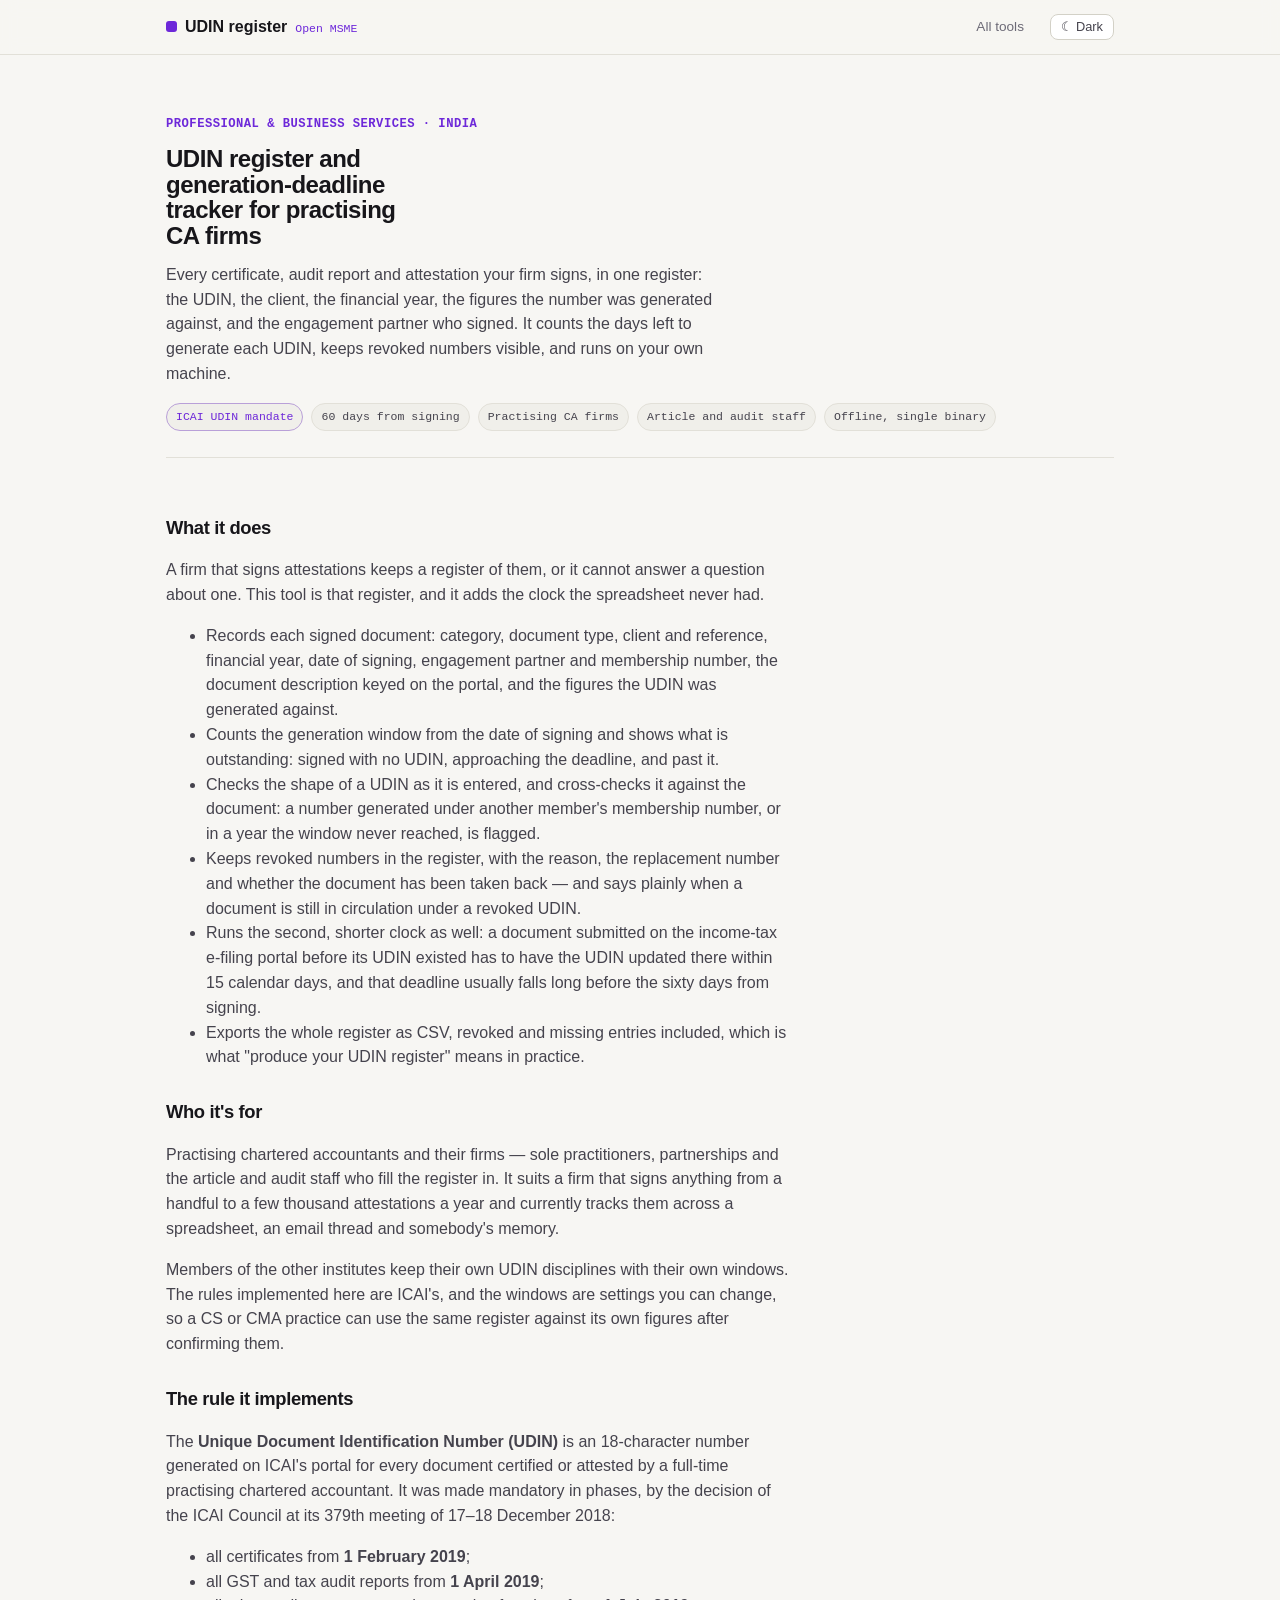
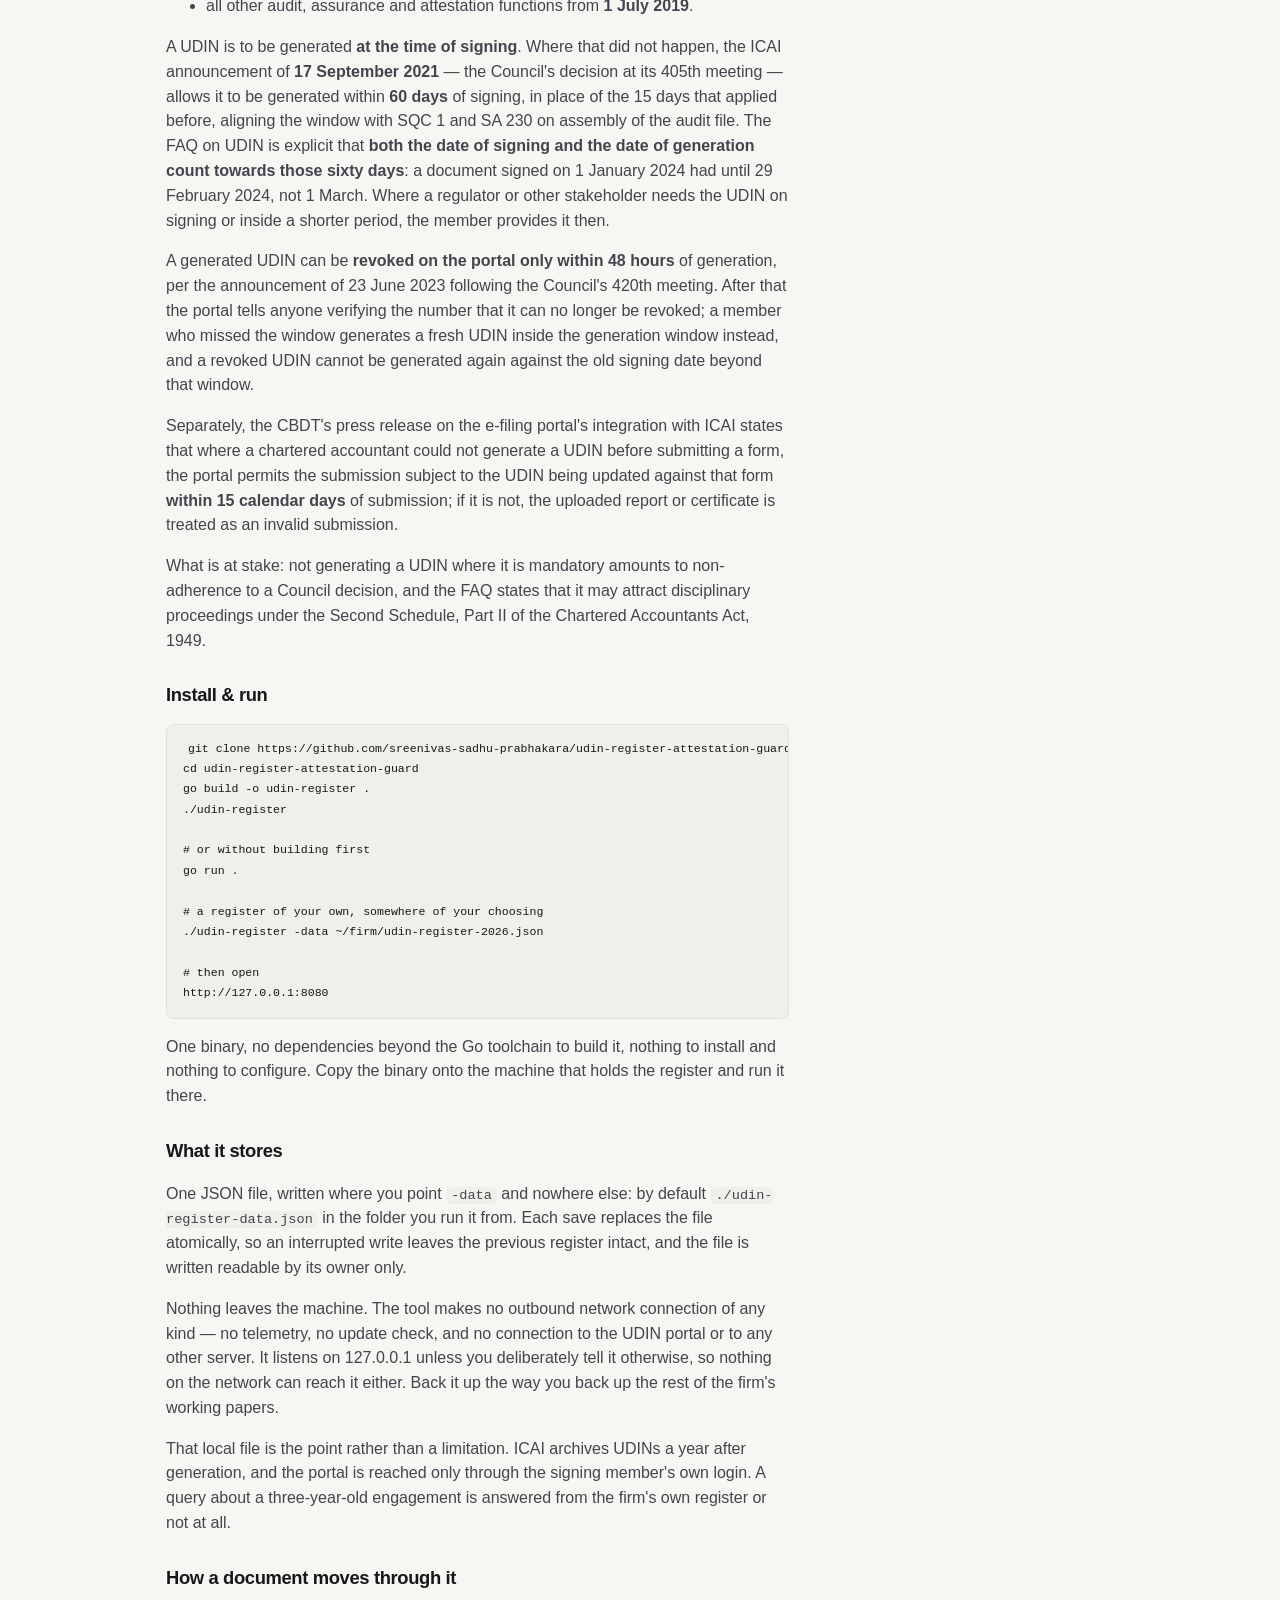
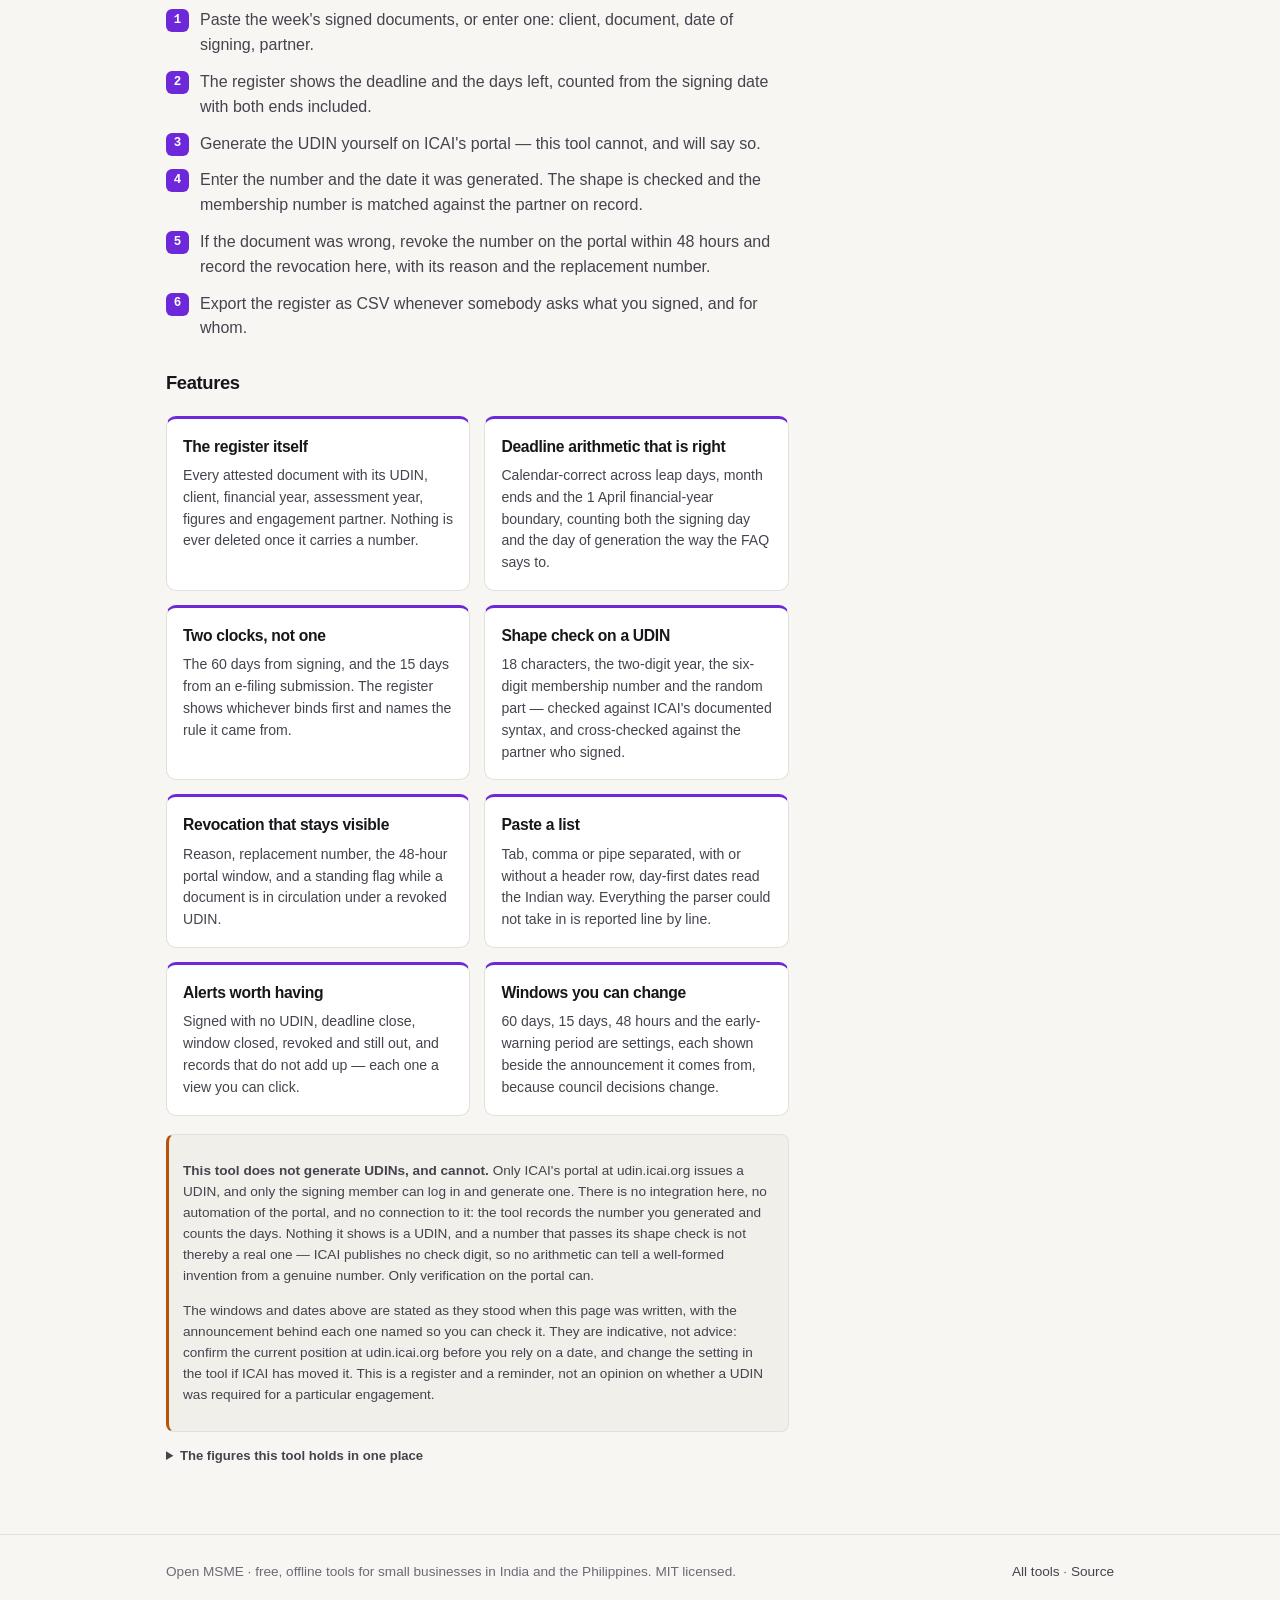
<file: docs/index.html>
<!doctype html>
<html lang="en">
<head>
<meta charset="utf-8">
<meta name="viewport" content="width=device-width, initial-scale=1">
<meta http-equiv="Content-Security-Policy" content="default-src 'self'; base-uri 'self'; img-src 'self' data:; style-src 'self'; script-src 'self'; font-src 'self'; form-action 'self'">
<title>UDIN register and attestation guard · Open MSME</title>
<meta name="description" content="A free, offline register of every attested document for a practising CA firm: UDIN, client, financial year, figures, engagement partner, and the days left to generate each UDIN.">
<link rel="icon" href="assets/favicon.svg" type="image/svg+xml">
<script src="assets/theme-init.js"></script>
<link rel="stylesheet" href="assets/style.css">
<link rel="stylesheet" href="assets/accent.css">
</head>
<body>

<header class="topbar">
  <div class="wrap">
    <span class="brand"><span class="dot"></span> UDIN register <span class="tag">Open MSME</span></span>
    <span class="sp"></span>
    <a class="home" href="https://sreenivas-sadhu-prabhakara.github.io/openmsme/">All tools</a>
    <button class="themer" type="button" data-themer>Theme</button>
  </div>
</header>

<main class="wrap">

  <section class="hero">
    <p class="eyebrow">Professional &amp; business services · India</p>
    <h1>UDIN register and generation-deadline tracker for practising CA firms</h1>
    <p class="lede">Every certificate, audit report and attestation your firm signs, in one register: the UDIN, the client, the financial year, the figures the number was generated against, and the engagement partner who signed. It counts the days left to generate each UDIN, keeps revoked numbers visible, and runs on your own machine.</p>
    <div class="who">
      <span class="pill reg">ICAI UDIN mandate</span>
      <span class="pill">60 days from signing</span>
      <span class="pill">Practising CA firms</span>
      <span class="pill">Article and audit staff</span>
      <span class="pill">Offline, single binary</span>
    </div>
  </section>

  <div class="cols">
    <div class="prose">

      <h2>What it does</h2>
      <p>A firm that signs attestations keeps a register of them, or it cannot answer a question about one. This tool is that register, and it adds the clock the spreadsheet never had.</p>
      <ul>
        <li>Records each signed document: category, document type, client and reference, financial year, date of signing, engagement partner and membership number, the document description keyed on the portal, and the figures the UDIN was generated against.</li>
        <li>Counts the generation window from the date of signing and shows what is outstanding: signed with no UDIN, approaching the deadline, and past it.</li>
        <li>Checks the shape of a UDIN as it is entered, and cross-checks it against the document: a number generated under another member's membership number, or in a year the window never reached, is flagged.</li>
        <li>Keeps revoked numbers in the register, with the reason, the replacement number and whether the document has been taken back — and says plainly when a document is still in circulation under a revoked UDIN.</li>
        <li>Runs the second, shorter clock as well: a document submitted on the income-tax e-filing portal before its UDIN existed has to have the UDIN updated there within 15 calendar days, and that deadline usually falls long before the sixty days from signing.</li>
        <li>Exports the whole register as CSV, revoked and missing entries included, which is what "produce your UDIN register" means in practice.</li>
      </ul>

      <h2>Who it's for</h2>
      <p>Practising chartered accountants and their firms — sole practitioners, partnerships and the article and audit staff who fill the register in. It suits a firm that signs anything from a handful to a few thousand attestations a year and currently tracks them across a spreadsheet, an email thread and somebody's memory.</p>
      <p>Members of the other institutes keep their own UDIN disciplines with their own windows. The rules implemented here are ICAI's, and the windows are settings you can change, so a CS or CMA practice can use the same register against its own figures after confirming them.</p>

      <h2>The rule it implements</h2>
      <p>The <strong>Unique Document Identification Number (UDIN)</strong> is an 18-character number generated on ICAI's portal for every document certified or attested by a full-time practising chartered accountant. It was made mandatory in phases, by the decision of the ICAI Council at its 379th meeting of 17–18 December 2018:</p>
      <ul>
        <li>all certificates from <strong>1 February 2019</strong>;</li>
        <li>all GST and tax audit reports from <strong>1 April 2019</strong>;</li>
        <li>all other audit, assurance and attestation functions from <strong>1 July 2019</strong>.</li>
      </ul>
      <p>A UDIN is to be generated <strong>at the time of signing</strong>. Where that did not happen, the ICAI announcement of <strong>17 September 2021</strong> — the Council's decision at its 405th meeting — allows it to be generated within <strong>60 days</strong> of signing, in place of the 15 days that applied before, aligning the window with SQC 1 and SA 230 on assembly of the audit file. The FAQ on UDIN is explicit that <strong>both the date of signing and the date of generation count towards those sixty days</strong>: a document signed on 1 January 2024 had until 29 February 2024, not 1 March. Where a regulator or other stakeholder needs the UDIN on signing or inside a shorter period, the member provides it then.</p>
      <p>A generated UDIN can be <strong>revoked on the portal only within 48 hours</strong> of generation, per the announcement of 23 June 2023 following the Council's 420th meeting. After that the portal tells anyone verifying the number that it can no longer be revoked; a member who missed the window generates a fresh UDIN inside the generation window instead, and a revoked UDIN cannot be generated again against the old signing date beyond that window.</p>
      <p>Separately, the CBDT's press release on the e-filing portal's integration with ICAI states that where a chartered accountant could not generate a UDIN before submitting a form, the portal permits the submission subject to the UDIN being updated against that form <strong>within 15 calendar days</strong> of submission; if it is not, the uploaded report or certificate is treated as an invalid submission.</p>
      <p>What is at stake: not generating a UDIN where it is mandatory amounts to non-adherence to a Council decision, and the FAQ states that it may attract disciplinary proceedings under the Second Schedule, Part II of the Chartered Accountants Act, 1949.</p>

      <h2>Install &amp; run</h2>
      <pre><code>git clone https://github.com/sreenivas-sadhu-prabhakara/udin-register-attestation-guard.git
cd udin-register-attestation-guard
go build -o udin-register .
./udin-register

# or without building first
go run .

# a register of your own, somewhere of your choosing
./udin-register -data ~/firm/udin-register-2026.json

# then open
http://127.0.0.1:8080</code></pre>
      <p>One binary, no dependencies beyond the Go toolchain to build it, nothing to install and nothing to configure. Copy the binary onto the machine that holds the register and run it there.</p>

      <h2>What it stores</h2>
      <p>One JSON file, written where you point <code>-data</code> and nowhere else: by default <code>./udin-register-data.json</code> in the folder you run it from. Each save replaces the file atomically, so an interrupted write leaves the previous register intact, and the file is written readable by its owner only.</p>
      <p>Nothing leaves the machine. The tool makes no outbound network connection of any kind — no telemetry, no update check, and no connection to the UDIN portal or to any other server. It listens on 127.0.0.1 unless you deliberately tell it otherwise, so nothing on the network can reach it either. Back it up the way you back up the rest of the firm's working papers.</p>
      <p>That local file is the point rather than a limitation. ICAI archives UDINs a year after generation, and the portal is reached only through the signing member's own login. A query about a three-year-old engagement is answered from the firm's own register or not at all.</p>

      <h2>How a document moves through it</h2>
      <ol class="steps">
        <li>Paste the week's signed documents, or enter one: client, document, date of signing, partner.</li>
        <li>The register shows the deadline and the days left, counted from the signing date with both ends included.</li>
        <li>Generate the UDIN yourself on ICAI's portal — this tool cannot, and will say so.</li>
        <li>Enter the number and the date it was generated. The shape is checked and the membership number is matched against the partner on record.</li>
        <li>If the document was wrong, revoke the number on the portal within 48 hours and record the revocation here, with its reason and the replacement number.</li>
        <li>Export the register as CSV whenever somebody asks what you signed, and for whom.</li>
      </ol>

      <h2>Features</h2>
      <div class="featgrid">
        <div class="feat">
          <h3>The register itself</h3>
          <p>Every attested document with its UDIN, client, financial year, assessment year, figures and engagement partner. Nothing is ever deleted once it carries a number.</p>
        </div>
        <div class="feat">
          <h3>Deadline arithmetic that is right</h3>
          <p>Calendar-correct across leap days, month ends and the 1 April financial-year boundary, counting both the signing day and the day of generation the way the FAQ says to.</p>
        </div>
        <div class="feat">
          <h3>Two clocks, not one</h3>
          <p>The 60 days from signing, and the 15 days from an e-filing submission. The register shows whichever binds first and names the rule it came from.</p>
        </div>
        <div class="feat">
          <h3>Shape check on a UDIN</h3>
          <p>18 characters, the two-digit year, the six-digit membership number and the random part — checked against ICAI's documented syntax, and cross-checked against the partner who signed.</p>
        </div>
        <div class="feat">
          <h3>Revocation that stays visible</h3>
          <p>Reason, replacement number, the 48-hour portal window, and a standing flag while a document is in circulation under a revoked UDIN.</p>
        </div>
        <div class="feat">
          <h3>Paste a list</h3>
          <p>Tab, comma or pipe separated, with or without a header row, day-first dates read the Indian way. Everything the parser could not take in is reported line by line.</p>
        </div>
        <div class="feat">
          <h3>Alerts worth having</h3>
          <p>Signed with no UDIN, deadline close, window closed, revoked and still out, and records that do not add up — each one a view you can click.</p>
        </div>
        <div class="feat">
          <h3>Windows you can change</h3>
          <p>60 days, 15 days, 48 hours and the early-warning period are settings, each shown beside the announcement it comes from, because council decisions change.</p>
        </div>
      </div>

      <div class="note">
        <p><strong>This tool does not generate UDINs, and cannot.</strong> Only ICAI's portal at udin.icai.org issues a UDIN, and only the signing member can log in and generate one. There is no integration here, no automation of the portal, and no connection to it: the tool records the number you generated and counts the days. Nothing it shows is a UDIN, and a number that passes its shape check is not thereby a real one — ICAI publishes no check digit, so no arithmetic can tell a well-formed invention from a genuine number. Only verification on the portal can.</p>
        <p>The windows and dates above are stated as they stood when this page was written, with the announcement behind each one named so you can check it. They are indicative, not advice: confirm the current position at udin.icai.org before you rely on a date, and change the setting in the tool if ICAI has moved it. This is a register and a reminder, not an opinion on whether a UDIN was required for a particular engagement.</p>
      </div>

      <details class="assumptions">
        <summary>The figures this tool holds in one place</summary>
        <ul>
          <li><strong>60 days</strong> — generation window from the date of signing. ICAI announcement of 17 September 2021 (Council, 405th meeting), replacing 15 days.</li>
          <li><strong>Both ends counted</strong> — the FAQ on UDIN states that the date of signing and the date of generation are both included in the time allowed, so the deadline is the signing date plus 59 days.</li>
          <li><strong>15 calendar days</strong> — to update a UDIN against a form already submitted on the income-tax e-filing portal. CBDT press release on UDIN validation at the portal. Where the release does not say whether the submission date itself counts, this tool counts it, which is the earlier of the two readings.</li>
          <li><strong>48 hours</strong> — the portal's revocation window from the time of generation. ICAI announcement of 23 June 2023 (Council, 420th meeting).</li>
          <li><strong>1 February, 1 April and 1 July 2019</strong> — the phased dates from which a UDIN became mandatory for certificates, for GST and tax audit reports, and for all other audit, assurance and attestation functions. ICAI Council, 379th meeting of 17–18 December 2018.</li>
          <li><strong>18 characters</strong> — a UDIN is two digits of the year of generation, six digits of ICAI membership number and ten characters generated at random, documented as six letters then four digits.</li>
          <li><strong>5 to 250 characters</strong> — the document description the portal asks for, which this register keeps alongside the number.</li>
        </ul>
      </details>

    </div>
  </div>

</main>

<footer class="foot">
  <div class="wrap">
    <span>Open MSME · free, offline tools for small businesses in India and the Philippines. MIT licensed.</span>
    <span><a href="https://sreenivas-sadhu-prabhakara.github.io/openmsme/">All tools</a> · <a href="https://github.com/sreenivas-sadhu-prabhakara/udin-register-attestation-guard">Source</a></span>
  </div>
</footer>

<script src="assets/ui.js"></script>
</body>
</html>
</file>
<file: docs/assets/style.css>
/* Open MSME tool kit — shared design system for single-tool apps. No deps. Light + dark. */

:root {
  color-scheme: light dark;
  --bg:#f7f6f3; --surface:#fff; --surface-2:#f0efea; --ink:#17161a; --ink-2:#45434d; --ink-3:#6c6a76;
  --line:#e2e0d8; --line-2:#d3d1c7; --accent:#1f3a8a; --accent-ink:#fff; --ok:#15803d; --warn:#b45309; --bad:#b91c1c;
  --mono: ui-monospace,"SF Mono","SFMono-Regular",Menlo,Consolas,monospace;
  --sans: -apple-system,BlinkMacSystemFont,"Segoe UI",Roboto,Helvetica,Arial,system-ui,sans-serif;
  --maxw:980px; --radius:10px; --shadow:0 1px 2px rgba(20,18,26,.05),0 6px 20px rgba(20,18,26,.05);
  --tool:#1f3a8a; /* per-tool accent, override in page */
}
@media (prefers-color-scheme: dark){ :root:not([data-theme="light"]){
  --bg:#121116; --surface:#1a191f; --surface-2:#222027; --ink:#f3f1ef; --ink-2:#c3c0cb; --ink-3:#918e9c;
  --line:#2c2a33; --line-2:#39363f; --accent:#93b0ff; --accent-ink:#10131f; --ok:#57c98a; --warn:#f0a35a; --bad:#f28b82;
  --shadow:0 1px 2px rgba(0,0,0,.3),0 8px 28px rgba(0,0,0,.35);
}}
:root[data-theme="dark"]{
  --bg:#121116; --surface:#1a191f; --surface-2:#222027; --ink:#f3f1ef; --ink-2:#c3c0cb; --ink-3:#918e9c;
  --line:#2c2a33; --line-2:#39363f; --accent:#93b0ff; --accent-ink:#10131f; --ok:#57c98a; --warn:#f0a35a; --bad:#f28b82;
  --shadow:0 1px 2px rgba(0,0,0,.3),0 8px 28px rgba(0,0,0,.35);
}

* { box-sizing:border-box; }
html { -webkit-text-size-adjust:100%; }
body { margin:0; background:var(--bg); color:var(--ink); font-family:var(--sans); font-size:16px; line-height:1.55; -webkit-font-smoothing:antialiased; }
.wrap { max-width:var(--maxw); margin:0 auto; padding:0 16px; }
a { color:var(--accent); text-decoration:none; }
a:hover { text-decoration:underline; text-underline-offset:3px; }
h1,h2,h3 { letter-spacing:-.02em; }

/* top bar */
.topbar { position:sticky; top:0; z-index:20; background:color-mix(in srgb,var(--bg) 86%,transparent); backdrop-filter:saturate(140%) blur(8px); border-bottom:1px solid var(--line); }
.topbar .wrap { display:flex; align-items:center; gap:14px; height:54px; }
.brand { display:flex; align-items:baseline; gap:8px; font-weight:700; }
.brand .dot { width:11px; height:11px; border-radius:3px; background:var(--tool); display:inline-block; }
.brand .tag { font-family:var(--mono); font-size:.72rem; color:var(--ink-3); font-weight:500; }
.topbar .sp { margin-left:auto; }
.topbar a.home { font-size:.85rem; color:var(--ink-3); }
.topbar a.home:hover { color:var(--ink); }
.themer { font:inherit; font-size:.8rem; cursor:pointer; border:1px solid var(--line-2); background:var(--surface); color:var(--ink-2); border-radius:8px; padding:6px 10px; line-height:1; margin-left:12px; }
.themer:hover { color:var(--ink); border-color:var(--ink-3); }

/* hero / explainer */
.hero { padding:48px 0 26px; border-bottom:1px solid var(--line); }
.hero .eyebrow { font-family:var(--mono); font-size:.76rem; font-weight:600; letter-spacing:.04em; color:var(--tool); text-transform:uppercase; }
.hero h1 { margin:10px 0 14px; font-size:clamp(1.8rem,1.2rem+2.6vw,2.7rem); line-height:1.07; font-weight:800; max-width:20ch; }
.hero .lede { margin:0; font-size:clamp(1rem,.95rem+.4vw,1.15rem); color:var(--ink-2); max-width:62ch; }
.hero .who { margin-top:16px; display:flex; gap:8px; flex-wrap:wrap; }
.pill { font-family:var(--mono); font-size:.72rem; padding:4px 9px; border-radius:999px; background:var(--surface-2); color:var(--ink-2); border:1px solid var(--line); }
.pill.reg { color:var(--tool); border-color:color-mix(in srgb,var(--tool) 35%,var(--line)); }

/* layout */
.cols { display:grid; grid-template-columns:1fr; gap:22px; padding:28px 0; }
@media (min-width:860px){ .cols.calc { grid-template-columns:1.1fr .9fr; align-items:start; } }

section.card { background:var(--surface); border:1px solid var(--line); border-radius:var(--radius); padding:20px; }
section.card h2 { margin:0 0 14px; font-size:1.1rem; }
.sticky { position:sticky; top:70px; }

/* form */
.field { margin:0 0 14px; }
.field > label { display:block; font-size:.85rem; font-weight:600; color:var(--ink-2); margin-bottom:5px; }
.field .hint { font-weight:400; color:var(--ink-3); font-size:.78rem; }
.inp { position:relative; display:flex; align-items:center; }
.inp .pre, .inp .suf { position:absolute; font-family:var(--mono); font-size:.82rem; color:var(--ink-3); pointer-events:none; }
.inp .pre { left:12px; } .inp .suf { right:12px; }
input[type=number], input[type=text], select {
  width:100%; font:inherit; font-size:.95rem; padding:11px 13px; border-radius:9px;
  border:1px solid var(--line-2); background:var(--surface); color:var(--ink); appearance:none;
}
.inp.has-pre input { padding-left:28px; } .inp.has-suf input { padding-right:40px; }
input:focus, select:focus { outline:2px solid var(--tool); outline-offset:1px; border-color:var(--tool); }
.row2 { display:grid; grid-template-columns:1fr 1fr; gap:12px; }
.seg { display:flex; gap:6px; flex-wrap:wrap; }
.seg button { font:inherit; font-size:.82rem; cursor:pointer; padding:8px 12px; border-radius:8px; border:1px solid var(--line-2); background:var(--surface); color:var(--ink-2); }
.seg button[aria-pressed=true] { background:var(--tool); color:#fff; border-color:var(--tool); }

/* results */
.result-primary { background:color-mix(in srgb,var(--tool) 8%,var(--surface)); border:1px solid color-mix(in srgb,var(--tool) 30%,var(--line)); border-radius:var(--radius); padding:18px 20px; margin-bottom:16px; }
.result-primary .k { font-size:.8rem; color:var(--ink-3); }
.result-primary .v { font-size:2rem; font-weight:800; letter-spacing:-.02em; font-variant-numeric:tabular-nums; color:var(--tool); }
.result-primary .sub { font-size:.85rem; color:var(--ink-2); margin-top:3px; }
.breakdown { width:100%; border-collapse:collapse; font-size:.9rem; }
.breakdown th, .breakdown td { text-align:left; padding:8px 4px; border-bottom:1px solid var(--line); }
.breakdown td.num, .breakdown th.num { text-align:right; font-family:var(--mono); font-variant-numeric:tabular-nums; }
.breakdown tr.total td { font-weight:700; border-top:2px solid var(--line-2); border-bottom:none; }
.breakdown tr.sub td { color:var(--ink-2); }
.breakdown .neg { color:var(--bad); }

.btnrow { display:flex; gap:10px; flex-wrap:wrap; margin-top:16px; }
.btn { font:inherit; font-size:.9rem; font-weight:600; cursor:pointer; padding:10px 16px; border-radius:9px; border:1px solid transparent; }
.btn.primary { background:var(--tool); color:#fff; }
.btn.ghost { background:var(--surface); border-color:var(--line-2); color:var(--ink); }
.btn:hover { filter:brightness(1.05); }

/* prose / notes */
.prose { max-width:70ch; }
.prose h2 { font-size:1.15rem; margin:28px 0 8px; }
.prose p, .prose li { color:var(--ink-2); }
.prose code { font-family:var(--mono); font-size:.85em; background:var(--surface-2); padding:1px 5px; border-radius:5px; }
.note { font-size:.85rem; color:var(--ink-3); background:var(--surface-2); border:1px solid var(--line); border-left:3px solid var(--warn); border-radius:8px; padding:12px 14px; margin:14px 0; }
.assumptions { font-size:.82rem; color:var(--ink-3); }
.assumptions summary { cursor:pointer; color:var(--ink-2); font-weight:600; }

/* footer */
.foot { border-top:1px solid var(--line); margin-top:40px; padding:26px 0 44px; color:var(--ink-3); font-size:.85rem; }
.foot .wrap { display:flex; gap:14px; flex-wrap:wrap; justify-content:space-between; }
.foot a { color:var(--ink-2); }

@media (prefers-reduced-motion: reduce){ * { transition:none !important; } }
@media print { .topbar,.themer,.btnrow,.foot,.hero .who { display:none; } body { background:#fff; } section.card { border:none; padding:0; } }

/* ---- docs/explainer pages (for binary tools that aren't web apps) ---- */
pre { background:var(--surface-2); border:1px solid var(--line); border-radius:8px; padding:14px 16px; overflow-x:auto; font-family:var(--mono); font-size:.85rem; line-height:1.5; color:var(--ink); }
pre code { background:none; padding:0; font-size:inherit; }
.featgrid { display:grid; grid-template-columns:repeat(auto-fill,minmax(240px,1fr)); gap:14px; margin:18px 0; }
.feat { background:var(--surface); border:1px solid var(--line); border-radius:var(--radius); padding:16px; border-top:3px solid var(--tool); }
.feat h3 { margin:0 0 6px; font-size:.98rem; }
.feat p { margin:0; font-size:.88rem; color:var(--ink-2); }
.steps { counter-reset:s; list-style:none; padding:0; }
.steps li { counter-increment:s; position:relative; padding-left:34px; margin:12px 0; color:var(--ink-2); }
.steps li::before { content:counter(s); position:absolute; left:0; top:1px; width:23px; height:23px; border-radius:6px; background:var(--tool); color:#fff; font-size:.78rem; font-weight:700; display:flex; align-items:center; justify-content:center; font-family:var(--mono); }

/* Grid/flex children default to min-width:auto, so a long unbroken string (a clone
   URL in a <pre>) sizes the track to its min-content and forces page-wide horizontal
   scroll. Let children shrink and keep the scrolling inside the pre where it belongs. */
.cols > *, .featgrid > *, .ideas > * { min-width: 0; }
pre { max-width: 100%; }

/* Small coloured text needs a lighter accent in dark mode: the sector hues are
   mid-tone and fall below AA contrast on a dark surface. Backgrounds/borders keep
   the true accent; only small text uses the lightened derivative. */
:root { --tool-text: var(--tool); }
@media (prefers-color-scheme: dark){ :root:not([data-theme="light"]){ --tool-text: color-mix(in srgb, var(--tool) 50%, white); } }
:root[data-theme="dark"]{ --tool-text: color-mix(in srgb, var(--tool) 50%, white); }
.hero .eyebrow { color: var(--tool-text); }
.pill.reg { color: var(--tool-text); }
.result-primary .v { color: var(--tool-text); }
.wave-card .repo, .brand .tag { color: var(--tool-text); }
</file>
<file: docs/assets/accent.css>
:root{--tool:#6d28d9}
</file>
